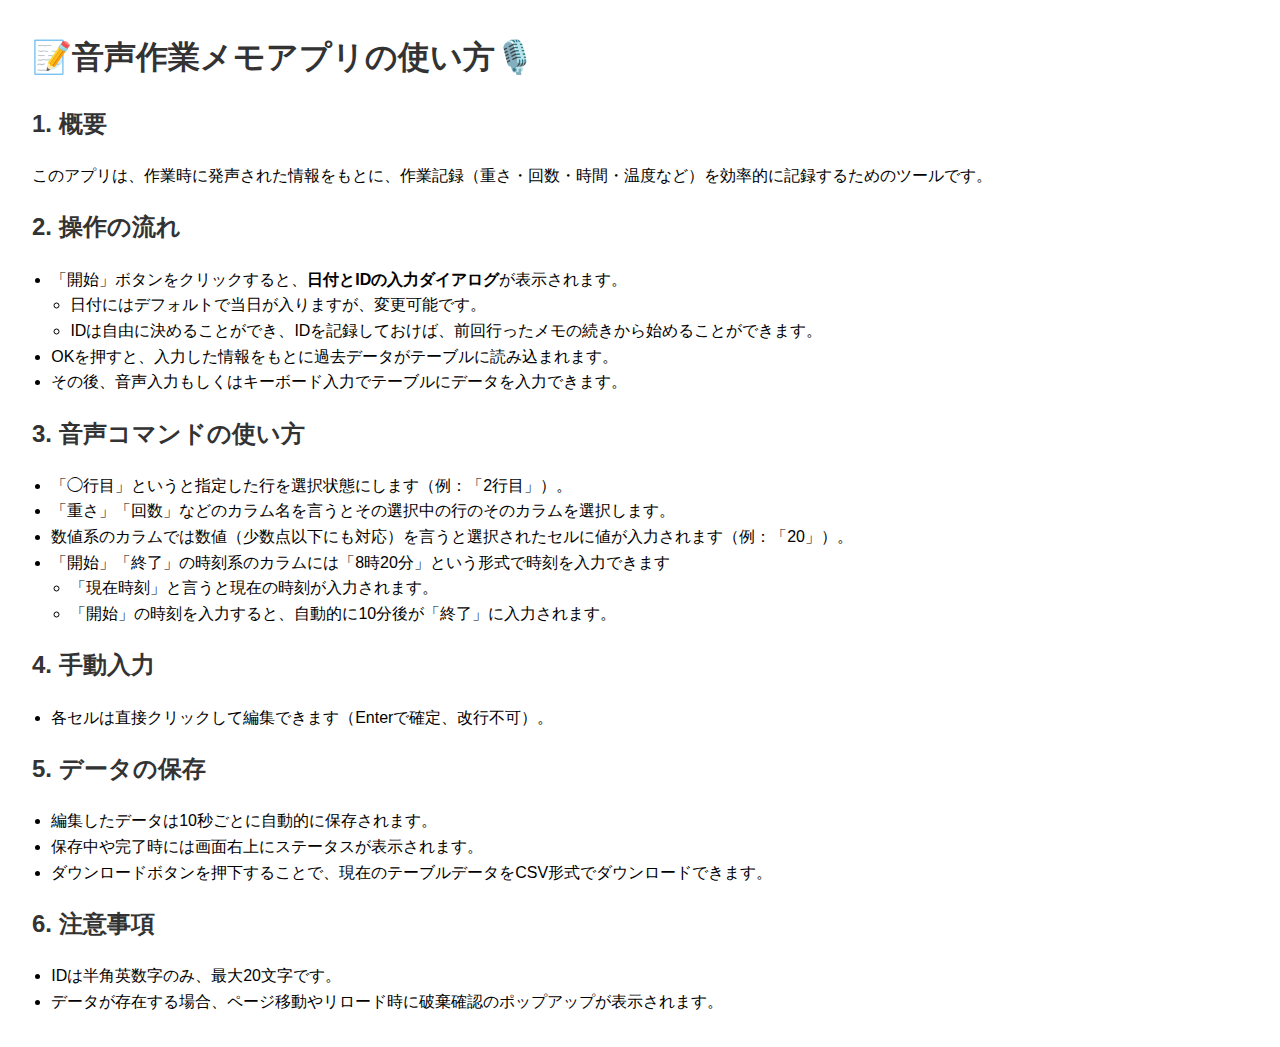
<file: howto.html>
<!DOCTYPE html>
<html lang="ja">

<head>
    <meta charset="UTF-8">
    <meta name="viewport" content="width=device-width, initial-scale=1.0">
    <title>使い方 - 音声作業メモ</title>
    <link rel="icon"
        href="data:image/svg+xml,<svg xmlns=%22http://www.w3.org/2000/svg%22 viewBox=%220 0 100 100%22><text y=%22.9em%22 font-size=%2290%22>📝</text></svg>">
    <style>
        body {
            font-family: sans-serif;
            margin: 2em;
            line-height: 1.6;
        }

        h1,
        h2 {
            color: #333;
        }

        ul {
            padding-left: 1.2em;
        }

        code {
            background: #f4f4f4;
            padding: 0.2em 0.4em;
            border-radius: 4px;
        }
    </style>
</head>

<body>
    <h1>📝音声作業メモアプリの使い方🎙️</h1>

    <h2>1. 概要</h2>
    <p>このアプリは、作業時に発声された情報をもとに、作業記録（重さ・回数・時間・温度など）を効率的に記録するためのツールです。</p>

    <h2>2. 操作の流れ</h2>
    <ul>
        <li>「開始」ボタンをクリックすると、<strong>日付とIDの入力ダイアログ</strong>が表示されます。</li>
        <ul>
            <li>日付にはデフォルトで当日が入りますが、変更可能です。
            <li>IDは自由に決めることができ、IDを記録しておけば、前回行ったメモの続きから始めることができます。
        </ul>
        <li>OKを押すと、入力した情報をもとに過去データがテーブルに読み込まれます。</li>
        <li>その後、音声入力もしくはキーボード入力でテーブルにデータを入力できます。</li>
    </ul>

    <h2>3. 音声コマンドの使い方</h2>
    <ul>
        <li>「◯行目」というと指定した行を選択状態にします（例：「2行目」）。</li>
        <li>「重さ」「回数」などのカラム名を言うとその選択中の行のそのカラムを選択します。</li>
        <li>数値系のカラムでは数値（少数点以下にも対応）を言うと選択されたセルに値が入力されます（例：「20」）。</li>
        <li>「開始」「終了」の時刻系のカラムには「8時20分」という形式で時刻を入力できます</li>
        <ul>
            <li>「現在時刻」と言うと現在の時刻が入力されます。</li>
            <li>「開始」の時刻を入力すると、自動的に10分後が「終了」に入力されます。</li>
        </ul>
    </ul>

    <h2>4. 手動入力</h2>
    <ul>
        <li>各セルは直接クリックして編集できます（Enterで確定、改行不可）。</li>
    </ul>

    <h2>5. データの保存</h2>
    <ul>
        <li>編集したデータは10秒ごとに自動的に保存されます。</li>
        <li>保存中や完了時には画面右上にステータスが表示されます。</li>
        <li>ダウンロードボタンを押下することで、現在のテーブルデータをCSV形式でダウンロードできます。</li>
    </ul>

    <h2>6. 注意事項</h2>
    <ul>
        <li>IDは半角英数字のみ、最大20文字です。</li>
        <li>データが存在する場合、ページ移動やリロード時に破棄確認のポップアップが表示されます。</li>
    </ul>

</body>

</html>
</file>
